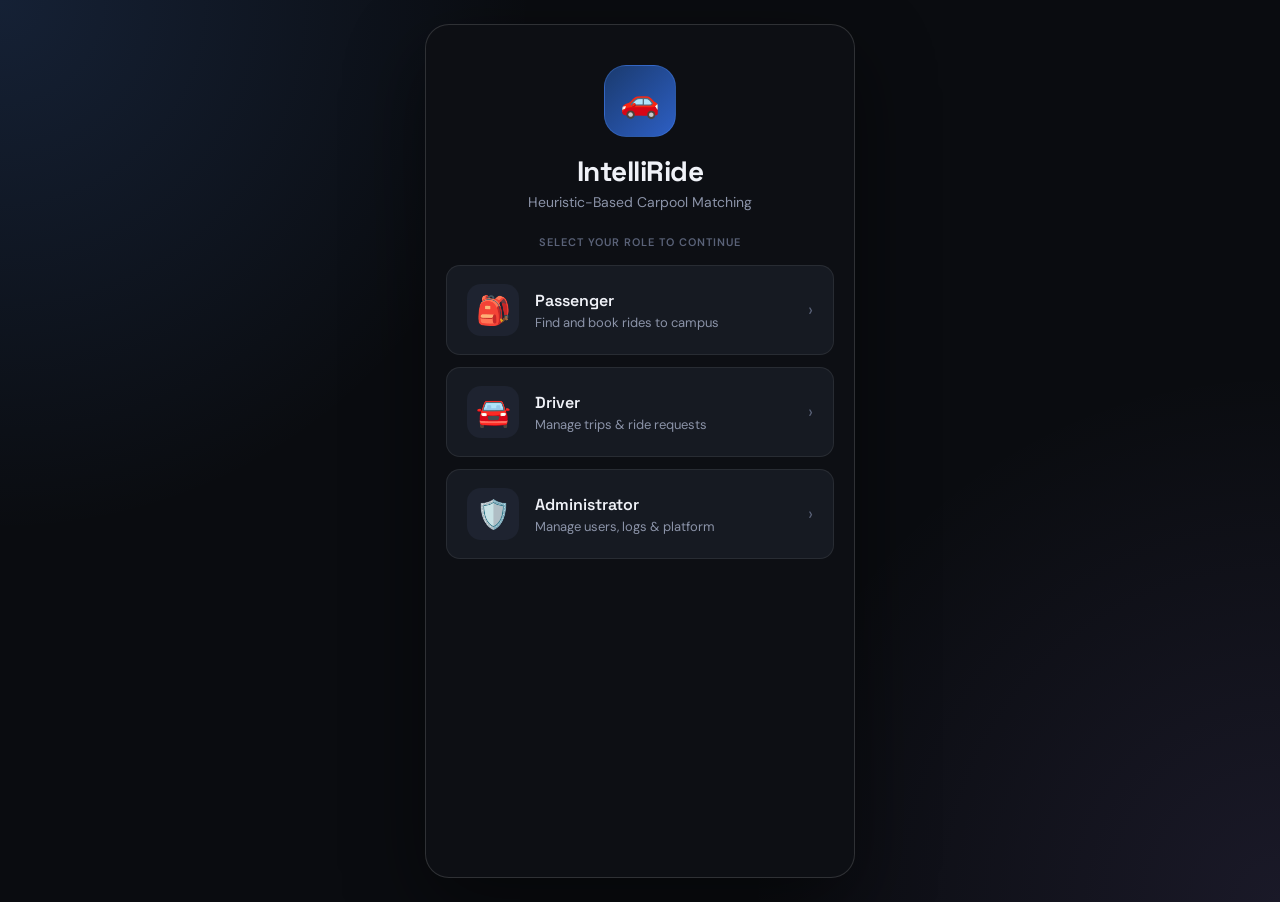
<file: Object-Oriented-Software-Engineering-Course/index.html>
<!DOCTYPE html>
<html lang="en">
<head>
    <meta charset="UTF-8">
    <meta name="viewport" content="width=device-width, initial-scale=1.0">
    <title>My Portfolio</title>
    <meta http-equiv="refresh" content="0; url=HTML/intelliRide.html">
</head>
<body>
    <p>Redirecting to <a href="HTML/intelliRide.html">IntelliRide.html</a>...</p>
</body>
</html>
</file>
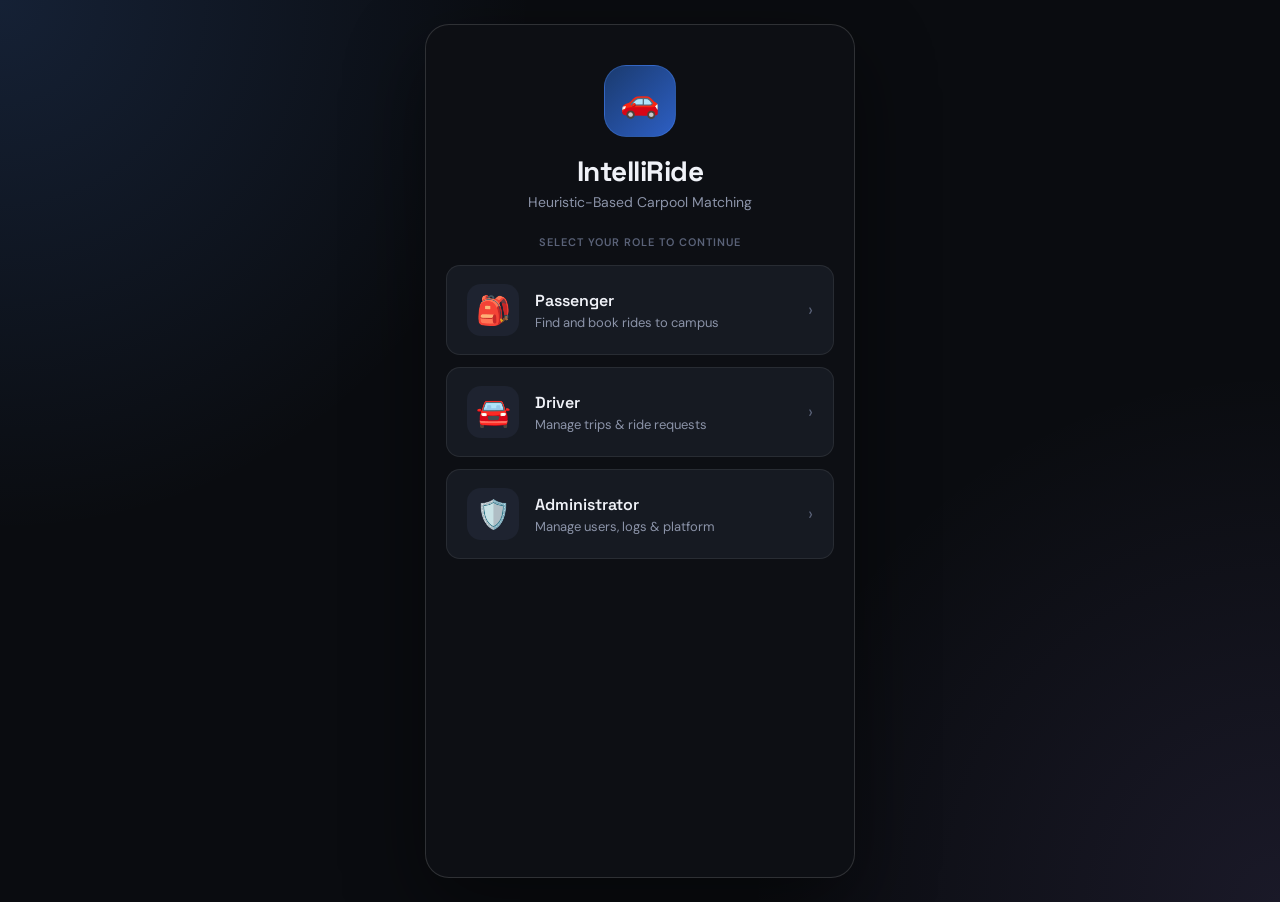
<file: Object-Oriented-Software-Engineering-Course/HTML/intelliRide.html>
<!DOCTYPE html>
<html lang="en">
<head>
<meta charset="UTF-8">
<meta name="viewport" content="width=device-width, initial-scale=1.0">
<title>IntelliRide – Demo</title>
<link href="https://fonts.googleapis.com/css2?family=DM+Sans:wght@300;400;500;600&family=Space+Grotesk:wght@400;500;600;700&display=swap" rel="stylesheet">
<link rel="stylesheet" href="../CSS/styles.css">
</head>
<body>
<div class="app-wrap" id="appWrap">

<!-- ===== SPLASH / ROLE SELECT ===== -->
<div class="screen active" id="s-home">
  <div class="logo-block">
    <div class="logo-icon">🚗</div>
    <div class="logo-name">IntelliRide</div>
    <div class="logo-sub">Heuristic-Based Carpool Matching</div>
  </div>
  <p class="section-title" style="text-align:center;margin-bottom:16px;">Select your role to continue</p>
  <div class="role-grid">
    <div class="role-card" onclick="go('s-passenger-portal')">
      <div class="role-icon">🎒</div>
      <div class="role-info"><div class="role-name">Passenger</div><div class="role-desc">Find and book rides to campus</div></div>
      <div class="role-arrow">›</div>
    </div>
    <div class="role-card" onclick="go('s-driver-portal')">
      <div class="role-icon">🚘</div>
      <div class="role-info"><div class="role-name">Driver</div><div class="role-desc">Manage trips & ride requests</div></div>
      <div class="role-arrow">›</div>
    </div>
    <div class="role-card" onclick="go('s-admin-login')">
      <div class="role-icon">🛡️</div>
      <div class="role-info"><div class="role-name">Administrator</div><div class="role-desc">Manage users, logs & platform</div></div>
      <div class="role-arrow">›</div>
    </div>
  </div>
</div>

<!-- ===== PASSENGER PORTAL (Login or Register) ===== -->
<div class="screen" id="s-passenger-portal">
  <div class="topbar">
    <button class="back-btn" onclick="go('s-home')">←</button>
    <div><div class="topbar-title">Passenger Portal</div><div class="topbar-sub">🎒 Login or Register</div></div>
  </div>
  <div class="form-section" style="padding-top:16px;">
    <div style="display:grid;grid-template-columns:1fr 1fr;gap:8px;margin-bottom:20px;">
      <button class="btn" id="tab-pax-login" onclick="switchTab('login','passenger')" style="background:var(--accent);color:#fff;padding:10px;font-size:14px;">Login</button>
      <button class="btn" id="tab-pax-reg" onclick="switchTab('register','passenger')" style="background:var(--surface2);color:var(--text2);padding:10px;font-size:14px;">Register</button>
    </div>
    <!-- LOGIN FORM -->
    <div id="pax-login-form">
      <div class="form-group"><label>University Email</label><input class="inp" id="pax-login-email" placeholder="your@aus.edu" value="sara.ali@aus.edu"></div>
      <div class="form-group"><label>Password</label><input class="inp" type="password" id="pax-login-pw" placeholder="Password" value="password123"></div>
      <div class="err-msg" id="pax-login-err"></div>
    </div>
    <!-- REGISTER FORM -->
    <div id="pax-reg-form" style="display:none;">
      <div class="form-group"><label>Full Name</label><input class="inp" id="pax-reg-name" placeholder="e.g. Ahmed Khalil"></div>
      <div class="form-group"><label>University Email</label><input class="inp" id="pax-reg-email" placeholder="your@aus.edu"></div>
      <div class="form-group"><label>Password</label><input class="inp" type="password" id="pax-reg-pw" placeholder="Min 6 characters"></div>
      <div class="err-msg" id="pax-reg-err"></div>
    </div>
  </div>
  <div class="bottom-actions">
    <button class="btn btn-primary" id="pax-submit-btn" onclick="handlePassengerAuth()">Login as Passenger →</button>
  </div>
</div>

<!-- ===== DRIVER PORTAL (Login or Register) ===== -->
<div class="screen" id="s-driver-portal">
  <div class="topbar">
    <button class="back-btn" onclick="go('s-home')">←</button>
    <div><div class="topbar-title">Driver Portal</div><div class="topbar-sub">🚘 Login or Register</div></div>
  </div>
  <div class="form-section" style="padding-top:16px;">
    <div style="display:grid;grid-template-columns:1fr 1fr;gap:8px;margin-bottom:20px;">
      <button class="btn" id="tab-drv-login" onclick="switchTab('login','driver')" style="background:var(--accent);color:#fff;padding:10px;font-size:14px;">Login</button>
      <button class="btn" id="tab-drv-reg" onclick="switchTab('register','driver')" style="background:var(--surface2);color:var(--text2);padding:10px;font-size:14px;">Register</button>
    </div>
    <div id="drv-login-form">
      <div class="form-group"><label>University Email</label><input class="inp" id="drv-login-email" placeholder="your@aus.edu" value="khalid.a@aus.edu"></div>
      <div class="form-group"><label>Password</label><input class="inp" type="password" id="drv-login-pw" placeholder="Password" value="password123"></div>
      <div class="err-msg" id="drv-login-err"></div>
    </div>
    <div id="drv-reg-form" style="display:none;">
      <div class="form-group"><label>Full Name</label><input class="inp" id="drv-reg-name" placeholder="e.g. Omar Hassan"></div>
      <div class="form-group"><label>University Email</label><input class="inp" id="drv-reg-email" placeholder="your@aus.edu"></div>
      <div class="form-group"><label>Password</label><input class="inp" type="password" id="drv-reg-pw" placeholder="Min 6 characters"></div>
      <div class="form-group"><label>Vehicle Info</label><input class="inp" id="drv-reg-vehicle" placeholder="e.g. Toyota Camry · White"></div>
      <div class="err-msg" id="drv-reg-err"></div>
    </div>
  </div>
  <div class="bottom-actions">
    <button class="btn btn-primary" id="drv-submit-btn" onclick="handleDriverAuth()">Login as Driver →</button>
  </div>
</div>

<!-- ===== PASSENGER DASHBOARD ===== -->
<div class="screen" id="s-passenger-dash">
  <div class="topbar">
    <button class="back-btn" onclick="logoutPassenger()">←</button>
    <div style="flex:1"><div class="topbar-title" id="pax-dash-greeting">Good morning 👋</div><div class="topbar-sub">Passenger Dashboard</div></div>
    <div style="position:relative"><div style="width:36px;height:36px;background:rgba(79,142,247,0.15);border-radius:50%;display:flex;align-items:center;justify-content:center;font-size:18px;">🔔</div><div class="notif-dot" id="pax-notif-dot" style="display:none;"></div></div>
  </div>
  <div class="scroll-content">
    <div style="display:grid;grid-template-columns:1fr 1fr;gap:10px;margin-bottom:20px;">
      <div style="background:var(--surface);border:1px solid var(--border);border-radius:var(--r2);padding:14px;">
        <div style="font-size:11px;color:var(--text2);margin-bottom:4px;">Trust Score</div>
        <div style="font-size:22px;font-weight:600;font-family:var(--font2);" id="pax-trust-display">0.0 ⭐</div>
      </div>
      <div style="background:var(--surface);border:1px solid var(--border);border-radius:var(--r2);padding:14px;">
        <div style="font-size:11px;color:var(--text2);margin-bottom:4px;">Total Rides</div>
        <div style="font-size:22px;font-weight:600;font-family:var(--font2);" id="pax-ride-count">0</div>
      </div>
    </div>
    <div class="card" style="border-color:rgba(79,142,247,0.3);">
      <div style="font-size:13px;color:var(--accent);font-weight:600;margin-bottom:8px;">⚡ Quick Ride</div>
      <div style="font-size:15px;font-weight:500;margin-bottom:4px;">Need a ride to campus?</div>
      <div style="font-size:13px;color:var(--text2);margin-bottom:14px;">Enter your details and find a match.</div>
      <button class="btn btn-primary" style="padding:11px;" onclick="go('s-search-ride')">Search for a Ride →</button>
    </div>
    <!-- Active/Pending request status -->
    <div id="pax-current-request" style="display:none;"></div>
    <!-- Completed rides -->
    <div id="pax-completed-rides" style="display:none;"></div>
  </div>
</div>

<!-- ===== SEARCH RIDE ===== -->
<div class="screen" id="s-search-ride">
  <div class="topbar">
    <button class="back-btn" onclick="go('s-passenger-dash')">←</button>
    <div><div class="topbar-title">Request a Ride</div><div class="topbar-sub">Set your pickup details</div></div>
  </div>
  <div class="form-section" style="padding-top:16px;">
    <div class="form-group"><label>Pickup Location</label><input class="inp" id="origin" placeholder="e.g. Muwaileh, Sharjah"></div>
    <div class="form-group"><label>Destination</label><input class="inp" id="dest" placeholder="e.g. AUS Main Gate"></div>
    <div style="display:grid;grid-template-columns:1fr 1fr;gap:10px;">
      <div class="form-group"><label>Date</label><input class="inp" type="date" id="ride-date"></div>
      <div class="form-group"><label>Departure Time</label><input class="inp" type="time" id="ride-time"></div>
    </div>
    <div class="form-group">
      <label>Max Detour Tolerance</label>
      <select class="inp" id="detour"><option>10 minutes</option><option selected>15 minutes</option><option>20 minutes</option></select>
    </div>
    <div class="err-msg" id="search-err"></div>
  </div>
  <div class="bottom-actions">
    <button class="btn btn-primary" onclick="searchRide()">Find Matching Drivers →</button>
  </div>
</div>

<!-- ===== MATCH RESULTS ===== -->
<div class="screen" id="s-matches">
  <div class="topbar">
    <button class="back-btn" onclick="go('s-search-ride')">←</button>
    <div><div class="topbar-title">Ranked Matches</div><div class="topbar-sub">Heuristic engine results</div></div>
  </div>
  <div class="scroll-content">
    <div style="background:var(--surface2);border-radius:var(--r2);padding:10px 14px;margin-bottom:16px;font-size:13px;color:var(--text2);">
      🤖 Matching on: <strong style="color:var(--text)">Route · Schedule · Trust · Time</strong>
    </div>
    <div id="match-cards-container"></div>
  </div>
</div>

<!-- ===== PENDING ===== -->
<div class="screen" id="s-pending">
  <div class="topbar">
    <button class="back-btn" onclick="go('s-passenger-dash')">←</button>
    <div><div class="topbar-title">Request Sent</div><div class="topbar-sub">Awaiting driver approval</div></div>
  </div>
  <div class="scroll-content">
    <div style="text-align:center;padding:24px 0 16px;">
      <div style="width:72px;height:72px;background:var(--amber-bg);border:2px solid var(--amber);border-radius:50%;display:flex;align-items:center;justify-content:center;font-size:32px;margin:0 auto 14px;">⏳</div>
      <div style="font-size:18px;font-weight:600;font-family:var(--font2);">Pending Approval</div>
      <div style="font-size:13px;color:var(--text2);margin-top:6px;" id="pending-driver-name">Driver has been notified</div>
    </div>
    <div class="card" id="pending-details"></div>
    <div style="background:var(--surface2);border-radius:var(--r2);padding:12px 14px;font-size:13px;color:var(--text2);">
      💡 Go back to dashboard to check status. Switch to Driver account to approve.
    </div>
  </div>
  <div class="bottom-actions">
    <button class="btn btn-secondary" onclick="go('s-passenger-dash')">← Back to Dashboard</button>
  </div>
</div>

<!-- ===== PASSENGER RATE DRIVER ===== -->
<div class="screen" id="s-pax-rate">
  <div class="topbar">
    <div style="flex:1;text-align:center;padding-right:36px;">
      <div class="topbar-title">Rate Your Driver</div>
      <div class="topbar-sub">Trip completed</div>
    </div>
  </div>
  <div class="scroll-content">
    <div style="text-align:center;padding:16px 0 20px;">
      <div class="success-icon" style="font-size:28px;">🏁</div>
      <div style="font-size:17px;font-weight:600;">Trip Completed!</div>
      <div style="font-size:13px;color:var(--text2);margin-top:4px;" id="pax-rate-route">Route</div>
    </div>
    <div class="card">
      <div style="display:flex;align-items:center;gap:12px;margin-bottom:16px;">
        <div class="avatar" style="background:rgba(79,142,247,0.2);color:var(--accent);" id="pax-rate-avatar">KA</div>
        <div><div class="card-title" id="pax-rate-driver-name">Driver</div><div class="card-sub">Rate this driver</div></div>
      </div>
      <div style="text-align:center;margin-bottom:16px;">
        <div style="font-size:13px;color:var(--text2);margin-bottom:12px;">How was your driver?</div>
        <div class="stars" style="justify-content:center;" id="pax-stars">
          <span class="star" onclick="rateStar(1,'pax-stars')">★</span>
          <span class="star" onclick="rateStar(2,'pax-stars')">★</span>
          <span class="star" onclick="rateStar(3,'pax-stars')">★</span>
          <span class="star" onclick="rateStar(4,'pax-stars')">★</span>
          <span class="star" onclick="rateStar(5,'pax-stars')">★</span>
        </div>
      </div>
    </div>
  </div>
  <div class="bottom-actions">
    <button class="btn btn-primary" onclick="submitPaxRating()">Submit Rating →</button>
  </div>
</div>

<!-- ===== DRIVER DASHBOARD ===== -->
<div class="screen" id="s-driver-dash">
  <div class="topbar">
    <button class="back-btn" onclick="logoutDriver()">←</button>
    <div style="flex:1"><div class="topbar-title" id="drv-dash-greeting">Hello, Driver 👋</div><div class="topbar-sub">Driver Dashboard</div></div>
    <div style="position:relative"><div style="width:36px;height:36px;background:rgba(79,142,247,0.15);border-radius:50%;display:flex;align-items:center;justify-content:center;font-size:18px;">🔔</div><div class="notif-dot" id="drv-notif-dot" style="display:none;"></div></div>
  </div>
  <div class="scroll-content">
    <div style="display:grid;grid-template-columns:1fr 1fr;gap:10px;margin-bottom:20px;">
      <div style="background:var(--surface);border:1px solid var(--border);border-radius:var(--r2);padding:14px;">
        <div style="font-size:11px;color:var(--text2);margin-bottom:4px;">Trust Score</div>
        <div style="font-size:22px;font-weight:600;font-family:var(--font2);" id="drv-trust-display">0.0 ⭐</div>
      </div>
      <div style="background:var(--surface);border:1px solid var(--border);border-radius:var(--r2);padding:14px;">
        <div style="font-size:11px;color:var(--text2);margin-bottom:4px;">Pending Requests</div>
        <div style="font-size:22px;font-weight:600;font-family:var(--font2);" id="drv-pending-count">0</div>
      </div>
    </div>
    <div id="drv-pending-notif" style="display:none;"></div>
    <div id="drv-active-trip" style="display:none;"></div>
    <div class="card" style="cursor:pointer;border-color:rgba(245,166,35,0.3);" onclick="go('s-driver-requests')">
      <div class="card-header">
        <div><div class="card-title">📋 Pending Requests</div><div class="card-sub" id="drv-req-subtitle">View & respond to requests</div></div>
        <span style="color:var(--text3);font-size:20px;">›</span>
      </div>
    </div>
    <div id="drv-completed-card" style="display:none;"></div>
  </div>
</div>

<!-- ===== DRIVER: PENDING REQUESTS ===== -->
<div class="screen" id="s-driver-requests">
  <div class="topbar">
    <button class="back-btn" onclick="go('s-driver-dash')">←</button>
    <div><div class="topbar-title">Pending Requests</div><div class="topbar-sub">Review & respond</div></div>
  </div>
  <div class="scroll-content" id="driver-requests-container">
    <div style="text-align:center;padding:40px 0;color:var(--text2);">No pending requests.</div>
  </div>
</div>

<!-- ===== DRIVER: APPROVED SCREEN ===== -->
<div class="screen" id="s-approved">
  <div class="topbar">
    <button class="back-btn" onclick="go('s-driver-dash')">←</button>
    <div><div class="topbar-title">Request Approved!</div></div>
  </div>
  <div class="scroll-content">
    <div style="text-align:center;padding:24px 0 20px;">
      <div class="success-icon">✓</div>
      <div style="font-size:18px;font-weight:600;font-family:var(--font2);">Ride Confirmed!</div>
      <div style="font-size:13px;color:var(--text2);margin-top:6px;" id="approved-pax-name">Passenger has been notified</div>
    </div>
    <div class="card" id="approved-trip-details"></div>
  </div>
  <div class="bottom-actions">
    <button class="btn btn-primary" onclick="markTripComplete()">Mark Trip as Completed →</button>
  </div>
</div>

<!-- ===== DRIVER: REJECTED SCREEN ===== -->
<div class="screen" id="s-rejected">
  <div class="topbar">
    <button class="back-btn" onclick="go('s-driver-requests')">←</button>
    <div><div class="topbar-title">Request Rejected</div></div>
  </div>
  <div class="scroll-content" style="text-align:center;padding-top:40px;">
    <div style="width:72px;height:72px;background:var(--red-bg);border:2px solid var(--red);border-radius:50%;display:flex;align-items:center;justify-content:center;font-size:32px;margin:0 auto 16px;">✗</div>
    <div style="font-size:18px;font-weight:600;margin-bottom:8px;">Request Rejected</div>
    <div style="font-size:13px;color:var(--text2);" id="rejected-msg">Passenger has been notified and can select another driver.</div>
  </div>
  <div class="bottom-actions">
    <button class="btn btn-secondary" onclick="go('s-driver-dash')">← Back to Dashboard</button>
  </div>
</div>

<!-- ===== DRIVER: RATE PASSENGER ===== -->
<div class="screen" id="s-drv-rate">
  <div class="topbar">
    <div style="flex:1;text-align:center;padding-right:36px;">
      <div class="topbar-title">Rate Your Passenger</div>
      <div class="topbar-sub">Trip completed successfully</div>
    </div>
  </div>
  <div class="scroll-content">
    <div style="text-align:center;padding:16px 0 20px;">
      <div class="success-icon" style="font-size:28px;">🏁</div>
      <div style="font-size:17px;font-weight:600;">Trip Completed!</div>
      <div style="font-size:13px;color:var(--text2);margin-top:4px;" id="drv-rate-route">Route</div>
    </div>
    <div class="card">
      <div style="display:flex;align-items:center;gap:12px;margin-bottom:16px;">
        <div class="avatar" style="background:rgba(79,142,247,0.2);color:var(--accent);" id="drv-rate-avatar">SA</div>
        <div><div class="card-title" id="drv-rate-pax-name">Passenger</div><div class="card-sub">Rate this passenger</div></div>
      </div>
      <div style="text-align:center;margin-bottom:16px;">
        <div style="font-size:13px;color:var(--text2);margin-bottom:12px;">How was this passenger?</div>
        <div class="stars" style="justify-content:center;" id="drv-stars">
          <span class="star" onclick="rateStar(1,'drv-stars')">★</span>
          <span class="star" onclick="rateStar(2,'drv-stars')">★</span>
          <span class="star" onclick="rateStar(3,'drv-stars')">★</span>
          <span class="star" onclick="rateStar(4,'drv-stars')">★</span>
          <span class="star" onclick="rateStar(5,'drv-stars')">★</span>
        </div>
      </div>
    </div>
  </div>
  <div class="bottom-actions">
    <button class="btn btn-primary" onclick="submitDrvRating()">Submit Rating →</button>
  </div>
</div>

<!-- ===== BOTH RATED ===== -->
<div class="screen" id="s-both-rated">
  <div class="topbar">
    <div style="flex:1;text-align:center;padding-right:36px;"><div class="topbar-title">Ratings Submitted</div></div>
  </div>
  <div class="scroll-content" style="text-align:center;padding-top:32px;">
    <div class="success-icon">🌟</div>
    <div style="font-size:18px;font-weight:600;font-family:var(--font2);margin-bottom:8px;">Ratings Submitted!</div>
    <div style="font-size:13px;color:var(--text2);margin-bottom:24px;">Trust scores have been updated.</div>
    <div id="rated-cards" style="display:grid;grid-template-columns:1fr 1fr;gap:12px;text-align:center;"></div>
  </div>
  <div class="bottom-actions">
    <button class="btn btn-secondary" onclick="go('s-home')">← Back to Role Select</button>
  </div>
</div>

<!-- ===== ADMIN LOGIN ===== -->
<div class="screen" id="s-admin-login">
  <div class="topbar">
    <button class="back-btn" onclick="go('s-home')">←</button>
    <div><div class="topbar-title">Admin Login</div><div class="topbar-sub">🛡️ Administrator Access</div></div>
  </div>
  <div class="form-section" style="padding-top:24px;">
    <div class="form-group"><label>Admin Email</label><input class="inp" id="admin-email" value="admin@intelliride.ae" placeholder="admin email"></div>
    <div class="form-group"><label>Password</label><input class="inp" type="password" id="admin-pw" value="admin123" placeholder="Password"></div>
    <div class="err-msg" id="admin-login-err"></div>
  </div>
  <div class="bottom-actions">
    <button class="btn btn-primary" onclick="handleAdminLogin()">Login as Admin →</button>
  </div>
</div>

<!-- ===== ADMIN DASHBOARD ===== -->
<div class="screen" id="s-admin-dash">
  <div class="topbar">
    <button class="back-btn" onclick="go('s-home')">←</button>
    <div style="flex:1"><div class="topbar-title">Admin Panel</div><div class="topbar-sub">🛡️ System Overview</div></div>
  </div>
  <div class="scroll-content">
    <div style="display:grid;grid-template-columns:1fr 1fr;gap:10px;margin-bottom:20px;" id="admin-stats"></div>
    <div class="card" style="cursor:pointer;border-color:rgba(167,139,250,0.3);" onclick="loadAdminLogs();go('s-admin-logs')">
      <div class="card-header"><div><div class="card-title">📋 Audit Log History</div><div class="card-sub">View all user actions</div></div><span style="color:var(--text3);font-size:20px;">›</span></div>
    </div>
    <div class="card" style="cursor:pointer;border-color:rgba(79,142,247,0.3);" onclick="loadAdminRides();go('s-admin-rides')">
      <div class="card-header"><div><div class="card-title">🚘 Active Rides</div><div class="card-sub">Monitor current trips</div></div><span style="color:var(--text3);font-size:20px;">›</span></div>
    </div>
    <div class="card" style="cursor:pointer;border-color:rgba(255,102,102,0.3);" onclick="loadAdminUsers();go('s-admin-users')">
      <div class="card-header"><div><div class="card-title">👥 User Management</div><div class="card-sub">Suspend or manage accounts</div></div><span style="color:var(--text3);font-size:20px;">›</span></div>
    </div>
  </div>
</div>

<!-- ===== ADMIN: AUDIT LOGS ===== -->
<div class="screen" id="s-admin-logs">
  <div class="topbar">
    <button class="back-btn" onclick="go('s-admin-dash')">←</button>
    <div><div class="topbar-title">Audit Log History</div><div class="topbar-sub">All system actions</div></div>
  </div>
  <div class="scroll-content">
    <div class="card" id="admin-logs-container"><div style="text-align:center;color:var(--text2);padding:20px;">No logs yet.</div></div>
  </div>
</div>

<!-- ===== ADMIN: ACTIVE RIDES ===== -->
<div class="screen" id="s-admin-rides">
  <div class="topbar">
    <button class="back-btn" onclick="go('s-admin-dash')">←</button>
    <div><div class="topbar-title">Active Rides</div><div class="topbar-sub" id="admin-rides-sub">Monitoring</div></div>
  </div>
  <div class="scroll-content" id="admin-rides-container">
    <div style="text-align:center;color:var(--text2);padding:40px;">No active rides.</div>
  </div>
</div>

<!-- ===== ADMIN: USER MANAGEMENT ===== -->
<div class="screen" id="s-admin-users">
  <div class="topbar">
    <button class="back-btn" onclick="go('s-admin-dash')">←</button>
    <div><div class="topbar-title">User Management</div><div class="topbar-sub">Manage accounts</div></div>
  </div>
  <div class="scroll-content" id="admin-users-container">
    <div style="text-align:center;color:var(--text2);padding:40px;">Loading...</div>
  </div>
</div>

<!-- ===== TEST RESULTS ===== -->
<div class="screen" id="s-tests">
  <div class="topbar">
    <button class="back-btn" onclick="go('s-home')">←</button>
    <div><div class="topbar-title">Test Cases</div><div class="topbar-sub">OOP System Verification</div></div>
  </div>
  <div class="scroll-content" id="test-results-container"></div>
</div>

</div><!-- end app-wrap -->

<script src="../JS/app.js"></script>
</body>
</html>
</file>
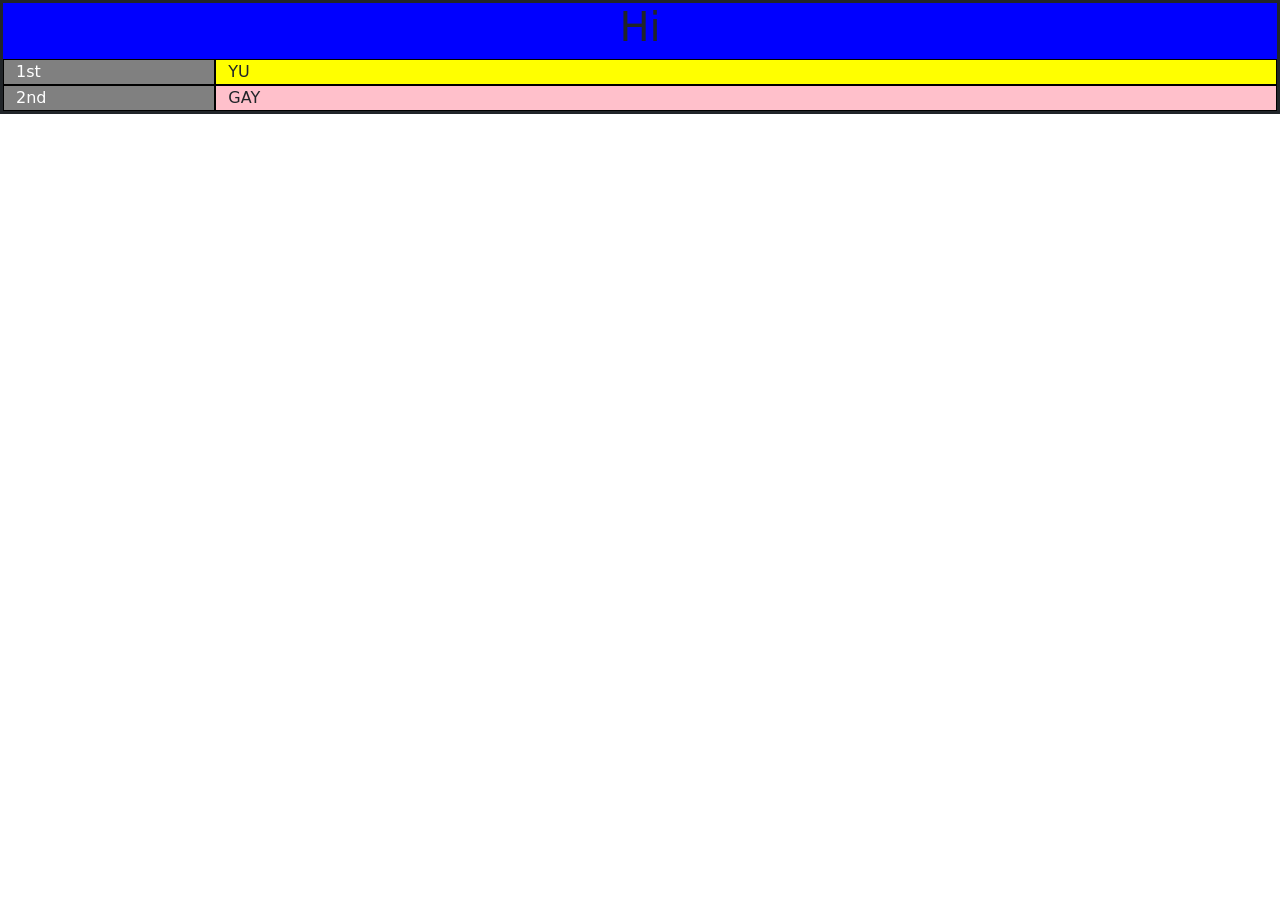
<file: Web-Application-Programming-Course/Practice/HTML/Ghazel's_Q_M1.html>
<html>
    <head>
        <link href="https://cdn.jsdelivr.net/npm/bootstrap@5.3.3/dist/css/bootstrap.min.css" rel="stylesheet" integrity="sha384-QWTKZyjpPEjISv5WaRU9OFeRpok6YctnYmDr5pNlyT2bRjXh0JMhjY6hW+ALEwIH" crossorigin="anonymous">
        <script src="https://cdn.jsdelivr.net/npm/bootstrap@5.3.3/dist/js/bootstrap.bundle.min.js" integrity="sha384-YvpcrYf0tY3lHB60NNkmXc5s9fDVZLESaAA55NDzOxhy9GkcIdslK1eN7N6jIeHz" crossorigin="anonymous"></script>
    </head>
    <body>
        <div class="container-fluid" style="border: 3px solid">
            <div class="row" style="background-color: blue;">
                <h1 style="text-align: center;">Hi</h1>
            </div>
            <div class="row">
                <div class="col-md-2" style="color: white; background-color: gray; border: 1px solid black;">
                    1st
                </div>
                <div class="col-md-10" style="background-color: yellow; border: 1px solid black;">
                    YU
                </div>
            </div>
            <div class="row">
                <div class="col-md-2" style="color: white; background-color: gray; border: 1px solid black;">
                    2nd
                </div>
                <div class="col-md-10" style="background-color: pink; border: 1px solid black;">
                    GAY
                </div>
            </div>
        </div>
    </body>
</html>
</file>
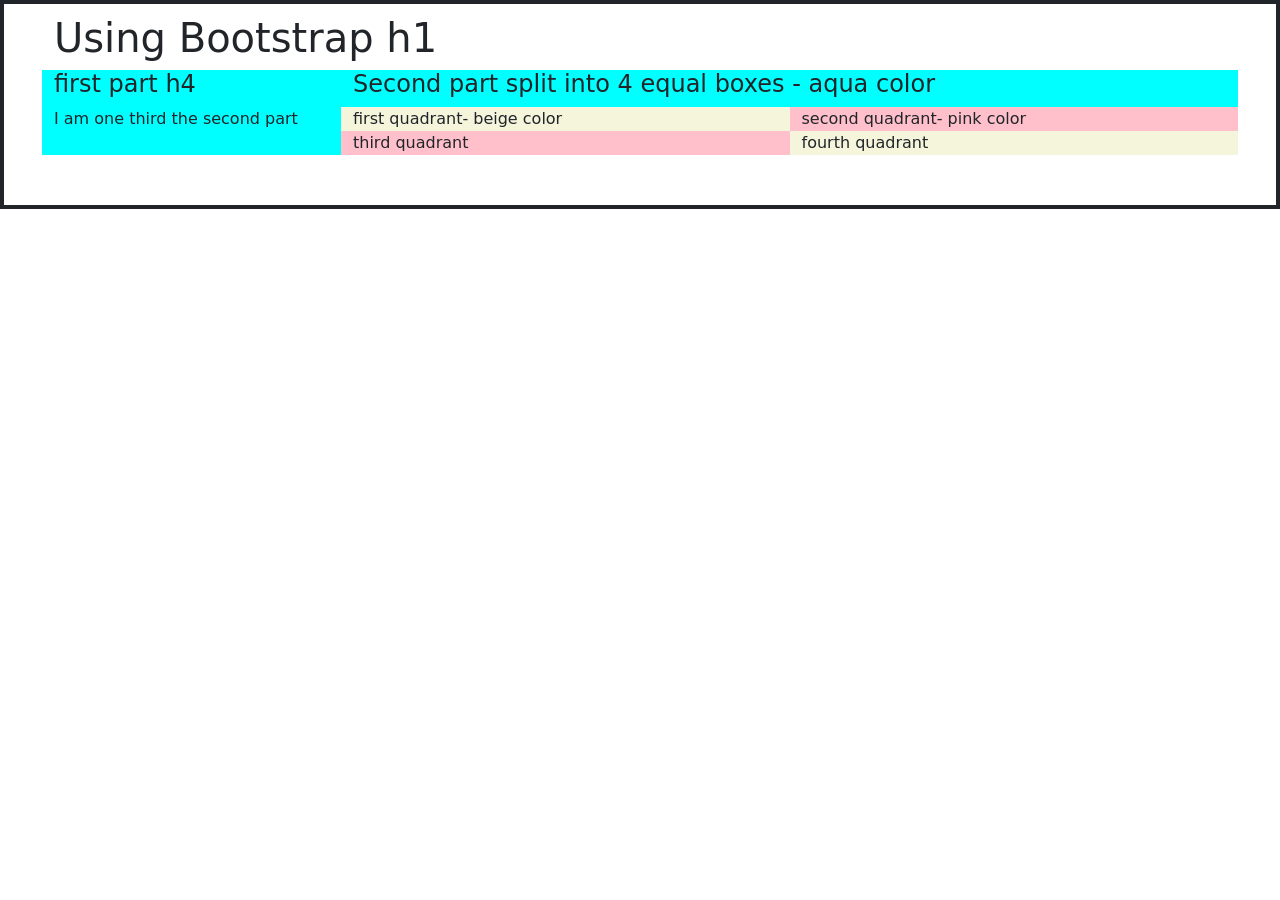
<file: Web-Application-Programming-Course/Practice/HTML/Practice_Q_M1.html>
<html>
    <head>
        <link href="https://cdn.jsdelivr.net/npm/bootstrap@5.3.3/dist/css/bootstrap.min.css" rel="stylesheet" integrity="sha384-QWTKZyjpPEjISv5WaRU9OFeRpok6YctnYmDr5pNlyT2bRjXh0JMhjY6hW+ALEwIH" crossorigin="anonymous">
        <script src="https://cdn.jsdelivr.net/npm/bootstrap@5.3.3/dist/js/bootstrap.bundle.min.js" integrity="sha384-YvpcrYf0tY3lHB60NNkmXc5s9fDVZLESaAA55NDzOxhy9GkcIdslK1eN7N6jIeHz" crossorigin="anonymous"></script>
    </head>
    <body>
        <div class="container-fluid" style="border: 4px solid; padding: 10px 50px 50px 50px;">
            <h1>Using Bootstrap h1</h1>
            <div class="row" style="background-color: aqua;">
                <div class="col-md-3">
                    <h4>first part h4</h4>
                    <p>I am one third the second part</p>
                </div>
                <div class="col-md-9">
                    <h4>Second part split into 4 equal boxes - aqua color</h4>
                    <div class="row">
                        <div class="col-md-6" style="background-color: beige;">
                            first quadrant- beige color
                        </div>
                        <div class="col-md-6" style="background-color: pink;">
                            second quadrant- pink color
                        </div>
                    </div>
                    <div class="row">
                        <div class="col-md-6" style="background-color: pink;">
                            third quadrant
                        </div>
                        <div class="col-md-6" style="background-color: beige;">
                            fourth quadrant
                        </div>
                    </div>
                </div>
            </div>
        </div>
    </body>
</html>
</file>
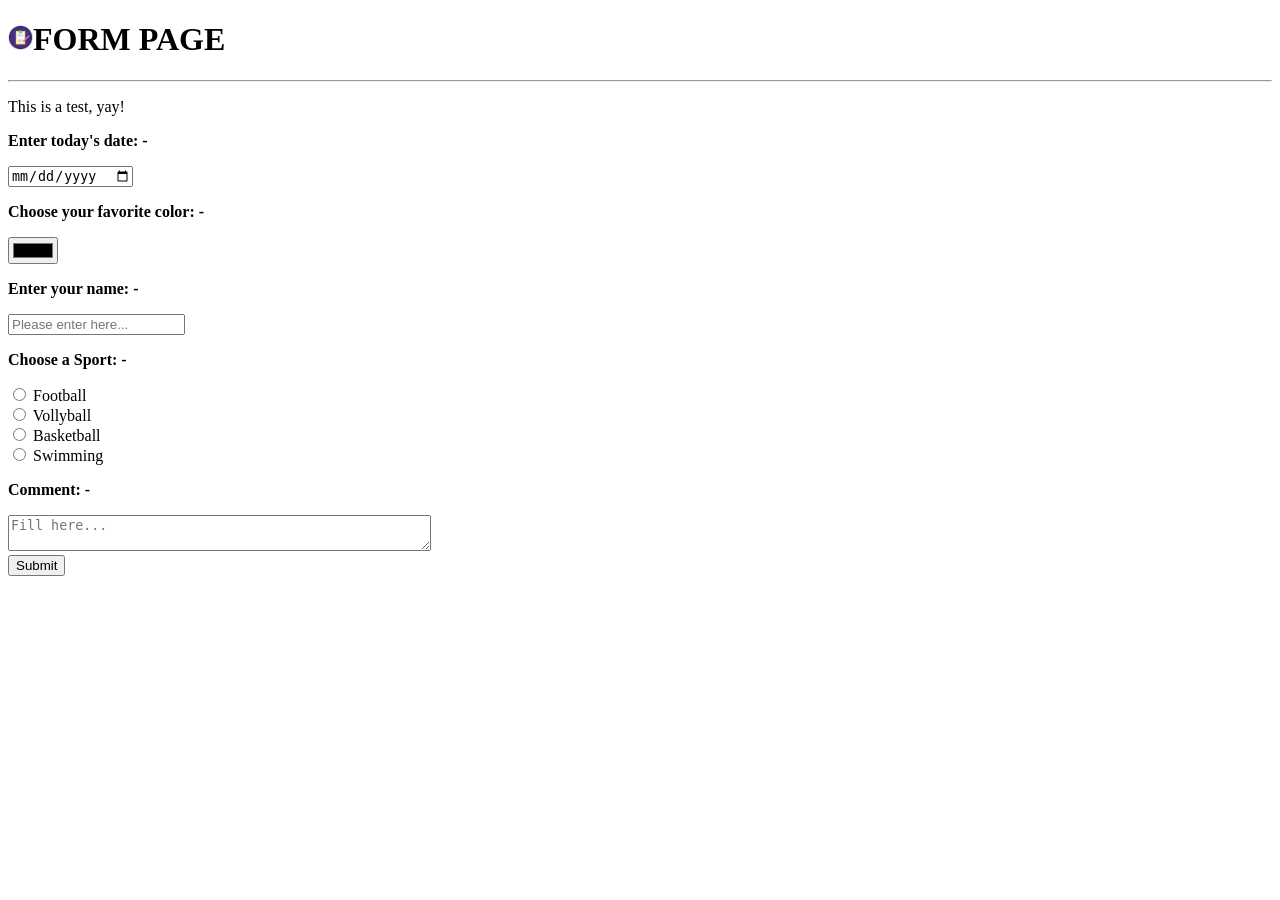
<file: Web-Application-Programming-Course/Practice/HTML/test.html>
<!DOCTYPE html>
<html>
    <head>
        <title>Form Page</title>
    </head>
    <body>
        <h1><img src = "[data-uri]" alt = "Form Page Icon" width = "25">FORM PAGE</h1>
        <hr>
        <p>This is a test, yay!</p>
        <form>
            <b><p>Enter today's date: -</p></b>
            <input type = "date"><br>
            <b><p>Choose your favorite color: -</p></b>
            <input type = "color"><br>
            <b><p>Enter your name: -</p></b>
            <input type = "text" placeholder="Please enter here..."><br>
            <b><p>Choose a Sport: -</p></b>
            <input type = "radio" name = "hobby">
            <label for = "hobby">Football</label><br>
            <input type = "radio" name = "hobby">
            <label for = "hobby">Vollyball</label><br>
            <input type = "radio" name = "hobby">
            <label for = "hobby">Basketball</label><br>
            <input type = "radio" name = "hobby">
            <label for = "hobby">Swimming</label><br>
            <b><p>Comment: -</p></b>
            <textarea rows="2" cols="50" placeholder="Fill here..."></textarea><br>
            <input type = "submit"><br>
        </form>
    </body>
</html>
</file>
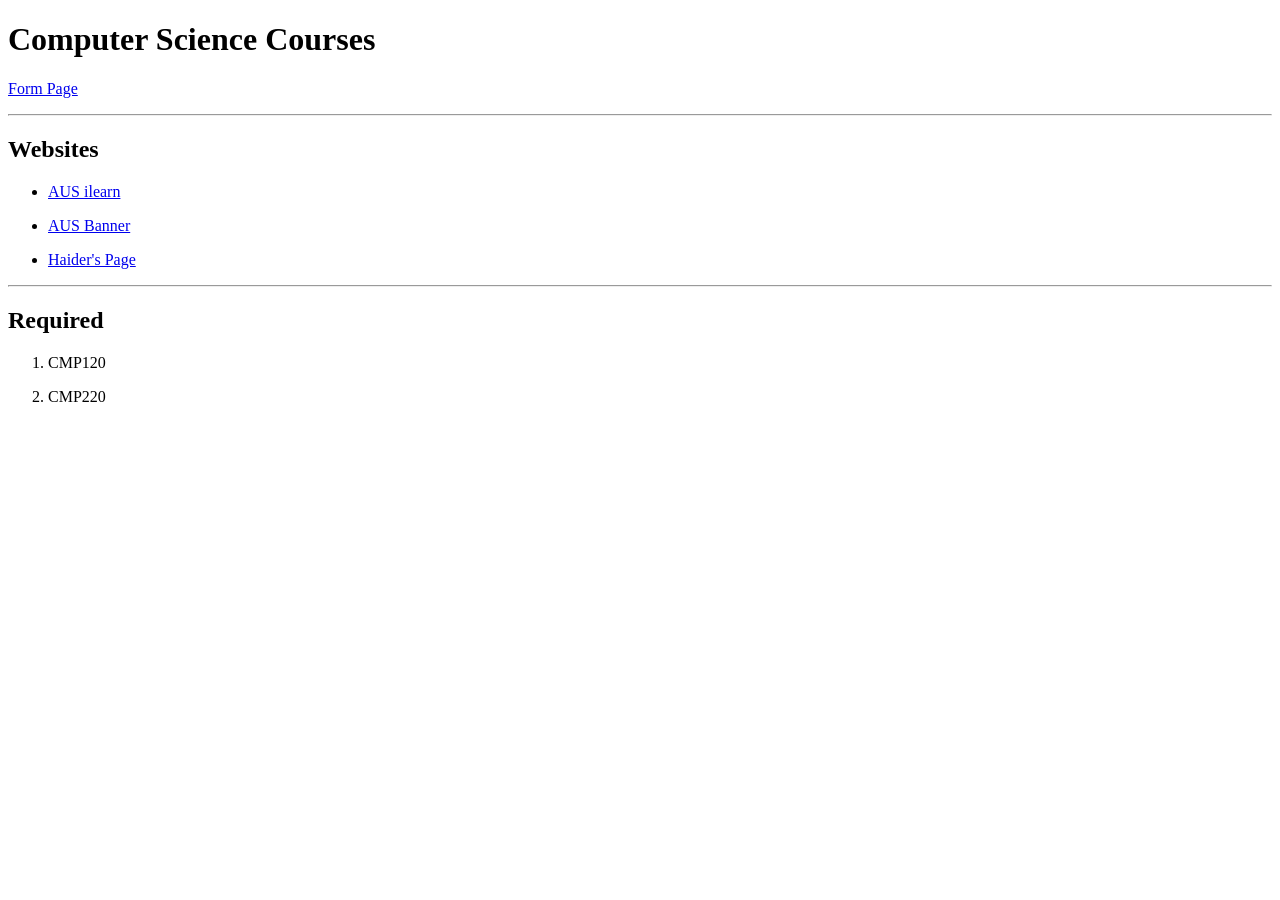
<file: Web-Application-Programming-Course/Practice/HTML/Test_2.html>
<!DOCTYPE html>
<html>
    <head>
        <title>Some Page IDK</title>
    </head>
    <body>
        <h1>Computer Science Courses</h1>
        <p><a href = http://127.0.0.1:3000/c:/Users/Oroch/Downloads/Web%20Application%20Programming%20(CMP%20257)/Practice%20tests/test.html>Form Page</a></p>
        <hr>
        <h2>Websites</h2>
        <ul>
            <li><p><a href = https://ilearn.aus.edu/>AUS ilearn</a></p></li>
            <li><p><a href = https://banner.aus.edu/>AUS Banner</a></p></li>
            <li><p><a href = https://haiderraza.pro/#experience>Haider's Page</a></p></li>
        </ul>
        <hr>
        <h2>Required</h2>
        <ol>
            <li><p>CMP120</p></li>
            <li><p>CMP220</p></li>
        </ol>
    </body>
</html>
</file>
<file: Object-Oriented-Software-Engineering-Course/CSS/styles.css>
*, *::before, *::after { box-sizing: border-box; margin: 0; padding: 0; }
  :root {
    --bg: #0d0f14; --surface: #161a22; --surface2: #1e2330; --surface3: #252c3a;
    --border: rgba(255,255,255,0.08); --border2: rgba(255,255,255,0.14);
    --text: #f0f2f8; --text2: #8b93a8; --text3: #5a6278;
    --accent: #4f8ef7; --accent2: #6fa3ff;
    --green: #3ecf8e; --green-bg: rgba(62,207,142,0.12);
    --red: #f66; --red-bg: rgba(255,102,102,0.12);
    --amber: #f5a623; --amber-bg: rgba(245,166,35,0.12);
    --purple: #a78bfa; --purple-bg: rgba(167,139,250,0.12);
    --font: 'DM Sans', sans-serif; --font2: 'Space Grotesk', sans-serif;
    --r: 14px; --r2: 10px; --r3: 8px;
  }
  body {
    font-family: var(--font);
    background: radial-gradient(circle at top left, rgba(79,142,247,0.16), transparent 34%),
                radial-gradient(circle at bottom right, rgba(167,139,250,0.10), transparent 34%), #0a0c10;
    min-height: 100vh; color: var(--text);
  }
  .app-wrap { width:100%; min-height:100vh; background:var(--bg); position:relative; overflow-x:hidden; }
  @media (min-width:520px) {
    body { display:flex; justify-content:center; align-items:flex-start; padding:24px 12px; }
    .app-wrap { max-width:430px; min-height:calc(100vh - 48px); border:1px solid var(--border2); border-radius:24px; box-shadow:0 28px 80px rgba(0,0,0,0.45); overflow:hidden; }
  }
  .screen { display:none; flex-direction:column; min-height:100vh; }
  .screen.active { display:flex; }
  @media (min-width:520px) { .screen { min-height:calc(100vh - 48px); } }

  .topbar { display:flex; align-items:center; gap:12px; padding:16px 20px 8px; }
  .back-btn { width:36px; height:36px; border-radius:50%; background:var(--surface2); border:none; cursor:pointer; display:flex; align-items:center; justify-content:center; color:var(--text); font-size:16px; flex-shrink:0; }
  .topbar-title { font-size:17px; font-weight:600; font-family:var(--font2); }
  .topbar-sub { font-size:12px; color:var(--text2); margin-top:1px; }
  .logo-block { text-align:center; padding:40px 24px 24px; }
  .logo-icon { width:72px; height:72px; border-radius:22px; background:linear-gradient(135deg,#1a3a6e,#2d5fc4); display:flex; align-items:center; justify-content:center; font-size:32px; margin:0 auto 16px; border:1px solid rgba(79,142,247,0.3); }
  .logo-name { font-family:var(--font2); font-size:28px; font-weight:700; letter-spacing:-0.5px; }
  .logo-sub { font-size:14px; color:var(--text2); margin-top:4px; }

  .role-grid { display:flex; flex-direction:column; gap:12px; padding:0 20px; }
  .role-card { background:var(--surface); border:1px solid var(--border); border-radius:var(--r); padding:18px 20px; cursor:pointer; transition:all 0.2s; display:flex; align-items:center; gap:16px; }
  .role-card:hover { border-color:var(--border2); background:var(--surface2); }
  .role-icon { font-size:28px; width:52px; height:52px; background:var(--surface2); border-radius:14px; display:flex; align-items:center; justify-content:center; }
  .role-info { flex:1; }
  .role-name { font-size:16px; font-weight:600; font-family:var(--font2); }
  .role-desc { font-size:13px; color:var(--text2); margin-top:3px; }
  .role-arrow { font-size:18px; color:var(--text3); }

  .form-section { padding:0 20px; flex:1; }
  .form-group { margin-bottom:16px; }
  label { font-size:12px; color:var(--text2); font-weight:500; display:block; margin-bottom:6px; text-transform:uppercase; letter-spacing:0.5px; }
  .inp { width:100%; background:var(--surface); border:1px solid var(--border); border-radius:var(--r2); padding:12px 14px; color:var(--text); font-size:15px; font-family:var(--font); outline:none; transition:border 0.2s; }
  .inp:focus { border-color:var(--accent); }
  .inp::placeholder { color:var(--text3); }
  select.inp { appearance:none; }

  .btn { width:100%; padding:14px; border-radius:var(--r); border:none; font-size:16px; font-weight:600; font-family:var(--font2); cursor:pointer; transition:all 0.15s; }
  .btn-primary { background:var(--accent); color:#fff; }
  .btn-primary:hover { background:var(--accent2); }
  .btn-secondary { background:var(--surface2); color:var(--text); }
  .btn-danger { background:var(--red-bg); color:var(--red); border:1px solid var(--red); }
  .btn-success { background:var(--green-bg); color:var(--green); border:1px solid var(--green); }
  .btn-sm { padding:8px 16px; font-size:13px; width:auto; border-radius:var(--r2); font-weight:600; font-family:var(--font2); cursor:pointer; border:none; }
  .btn-sm-green { background:var(--green-bg); color:var(--green); }
  .btn-sm-red { background:var(--red-bg); color:var(--red); }
  .btn-sm-blue { background:rgba(79,142,247,0.15); color:var(--accent); }
  .btn-sm-amber { background:var(--amber-bg); color:var(--amber); }

  .card { background:var(--surface); border:1px solid var(--border); border-radius:var(--r); padding:16px 18px; margin-bottom:12px; }
  .card-header { display:flex; justify-content:space-between; align-items:flex-start; margin-bottom:10px; }
  .card-title { font-size:15px; font-weight:600; font-family:var(--font2); }
  .card-sub { font-size:12px; color:var(--text2); margin-top:2px; }
  .badge { font-size:11px; font-weight:600; padding:3px 9px; border-radius:20px; display:inline-block; }
  .badge-green { background:var(--green-bg); color:var(--green); }
  .badge-amber { background:var(--amber-bg); color:var(--amber); }
  .badge-red { background:var(--red-bg); color:var(--red); }
  .badge-blue { background:rgba(79,142,247,0.15); color:var(--accent); }
  .badge-purple { background:var(--purple-bg); color:var(--purple); }
  .divider { border:none; border-top:1px solid var(--border); margin:12px 0; }
  .route-row { display:flex; align-items:center; gap:10px; margin:8px 0; }
  .dot { width:10px; height:10px; border-radius:50%; flex-shrink:0; }
  .dot-green { background:var(--green); }
  .dot-red { background:var(--red); }
  .route-line { width:1px; height:18px; background:var(--border2); margin-left:4px; }
  .score-row { display:flex; justify-content:space-between; align-items:center; margin-bottom:8px; }
  .score-label { font-size:12px; color:var(--text2); }
  .score-bar-bg { flex:1; height:6px; background:var(--surface2); border-radius:3px; margin:0 10px; }
  .score-bar-fill { height:100%; border-radius:3px; background:var(--accent); }
  .score-val { font-size:12px; font-weight:600; color:var(--text); width:28px; text-align:right; }
  .avatar { width:44px; height:44px; border-radius:50%; display:flex; align-items:center; justify-content:center; font-weight:600; font-size:15px; flex-shrink:0; }
  .info-row { display:flex; justify-content:space-between; padding:8px 0; border-bottom:1px solid var(--border); }
  .info-row:last-child { border-bottom:none; }
  .info-label { font-size:13px; color:var(--text2); }
  .info-val { font-size:13px; font-weight:500; }
  .stars { display:flex; gap:6px; }
  .star { font-size:28px; cursor:pointer; opacity:0.3; transition:opacity 0.1s; }
  .star.active { opacity:1; }
  .notif-dot { width:8px; height:8px; border-radius:50%; background:var(--red); position:absolute; top:0; right:0; }
  .log-row { display:flex; align-items:flex-start; gap:12px; padding:10px 0; border-bottom:1px solid var(--border); }
  .log-row:last-child { border-bottom:none; }
  .log-icon { width:32px; height:32px; border-radius:10px; display:flex; align-items:center; justify-content:center; font-size:14px; flex-shrink:0; }
  .log-info { flex:1; }
  .log-action { font-size:13px; font-weight:500; }
  .log-meta { font-size:11px; color:var(--text2); margin-top:2px; }
  .log-time { font-size:11px; color:var(--text3); white-space:nowrap; }
  .section-title { font-size:11px; font-weight:600; color:var(--text3); text-transform:uppercase; letter-spacing:1px; padding:0 20px; margin-bottom:10px; }
  .scroll-content { padding:12px 20px 30px; flex:1; overflow-y:auto; }
  .bottom-actions { padding:12px 20px 30px; }
  .ride-progress { background:linear-gradient(135deg,rgba(79,142,247,0.1),rgba(167,139,250,0.1)); border:1px solid rgba(79,142,247,0.25); border-radius:var(--r); padding:16px 18px; margin-bottom:12px; }
  .success-icon { width:72px; height:72px; border-radius:50%; background:var(--green-bg); border:2px solid var(--green); display:flex; align-items:center; justify-content:center; font-size:32px; margin:0 auto 16px; }
  .err-msg { color:var(--red); font-size:13px; margin-top:8px; padding:10px 14px; background:var(--red-bg); border-radius:var(--r2); display:none; }
  .test-panel { background:var(--surface2); border:1px solid var(--border2); border-radius:var(--r); padding:16px 18px; margin-bottom:12px; }
  .test-case { padding:10px 0; border-bottom:1px solid var(--border); }
  .test-case:last-child { border-bottom:none; }
  .test-pass { color:var(--green); font-weight:600; }
  .test-fail { color:var(--red); font-weight:600; }
  @media (max-width:380px) { .topbar, .form-section, .scroll-content, .bottom-actions { padding-left:16px; padding-right:16px; } .role-grid { padding-left:16px; padding-right:16px; } .card { padding:14px; } }
</file>
